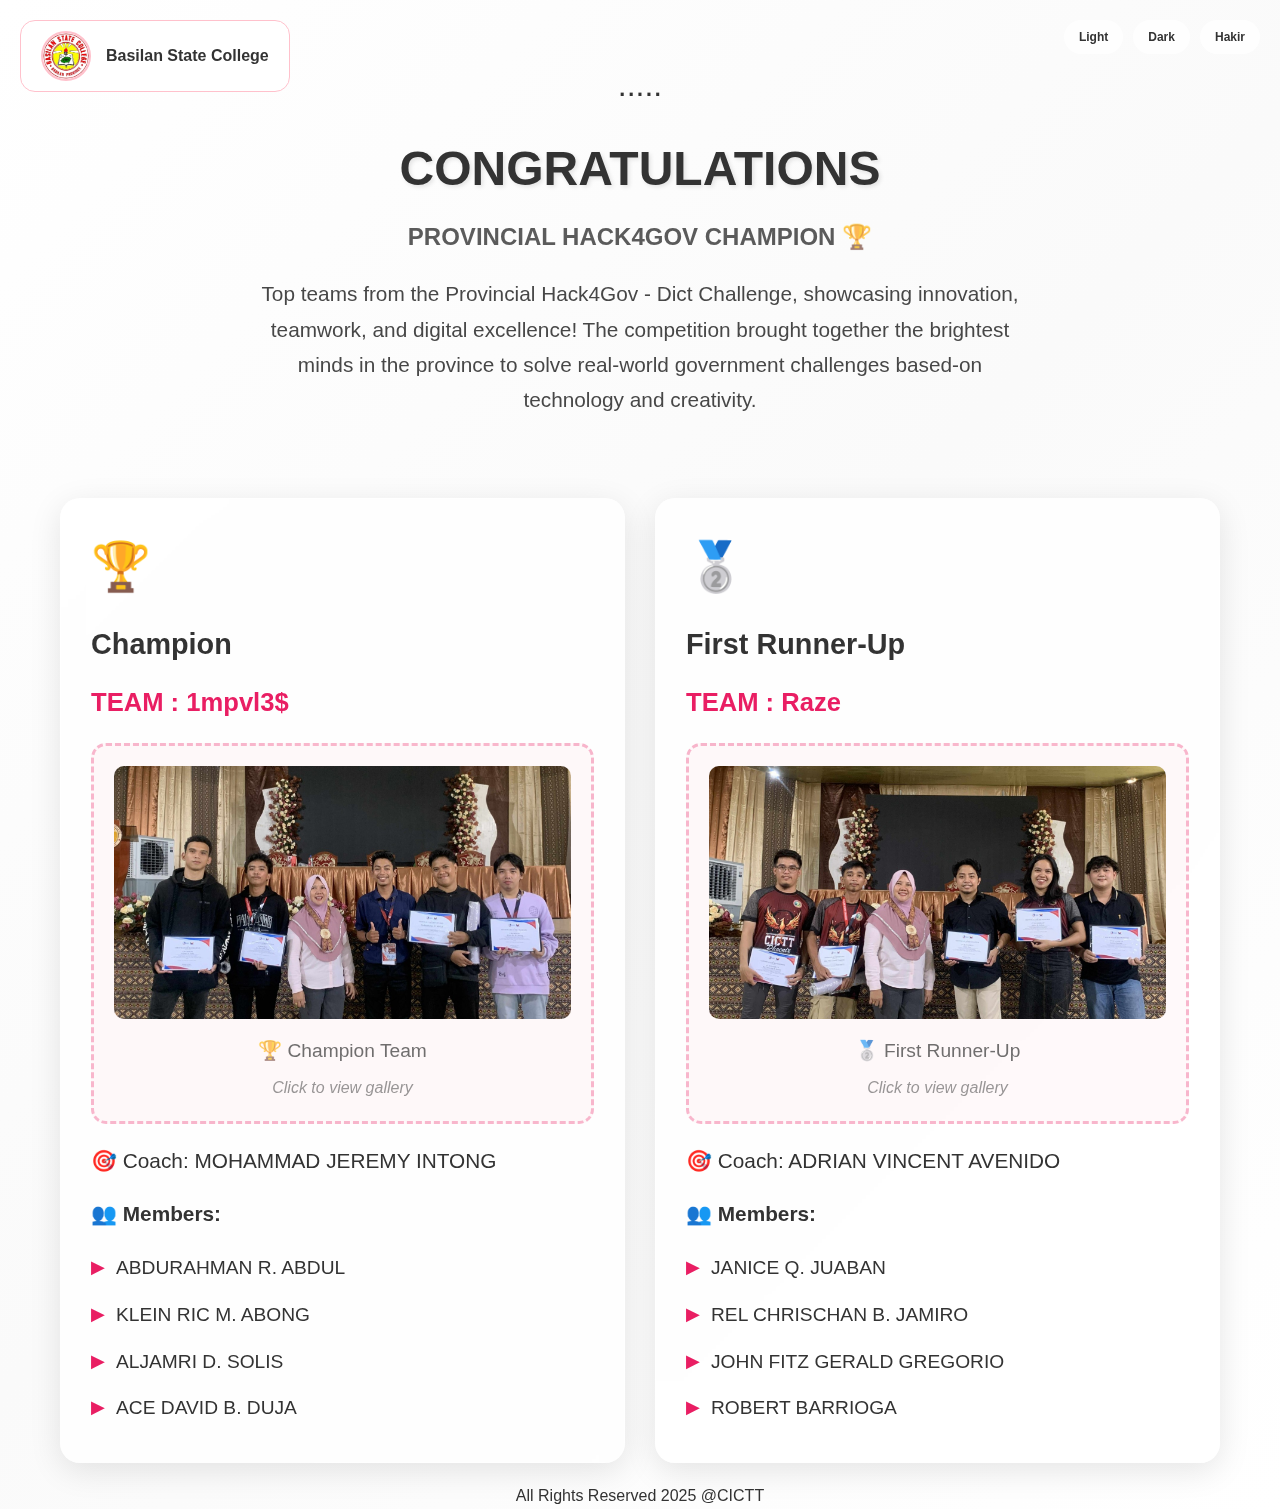
<file: index.html>
<!DOCTYPE html>
<html lang="en">
<head>
    <meta charset="UTF-8">
    <meta name="viewport" content="width=device-width, initial-scale=1.0">
    <title>Basilan Champs</title>
    <link rel="icon" href="Basilan_State_College-removebg-preview.png" type="image/png">
    <link rel="stylesheet" href="design/design.css">
    <script src="design/design.js"></script>
</head>
<body class="light">
    <div class="hack-overlay" id="hackOverlay">
        <div class="hack-text">Initializing hacking sequence...</div>
        <div class="hack-text">> Establishing secure connection...</div>
        <div class="hack-text">> Bypassing security protocols...</div>
        <div class="hack-code" id="hackCode"></div>
        <div class="hack-progress">
            <div class="hack-progress-bar" id="hackProgress"></div>
        </div>
        <div class="hack-text" id="hackComplete">> Access granted. Welcome to hacking mode.</div>
    </div>
    
    <div class="particles" id="particles"></div>
    
    <div class="logo">
        <div class="logo-img"><img src="Basilan_State_College-removebg-preview.png" alt="Basilan State College Logo"></div>
        <div class="logo-text">Basilan State College</div>
    </div>

    <div class="theme-toggle">
        <button class="theme-btn" onclick="setTheme('light')">Light</button>
        <button class="theme-btn" onclick="setTheme('dark')">Dark</button>
        <button class="theme-btn" onclick="enterHackingMode()">Hakir</button>
    </div>

    <div class="container">
        <div id="main-page">
            <header class="header">
                <div class="celebration">.....</div>
                <h1 class="title">CONGRATULATIONS</h1>
                <h2 class="subtitle">PROVINCIAL HACK4GOV CHAMPION 🏆</h2>
                <p class="description">
                    Top teams from the Provincial Hack4Gov - Dict Challenge, showcasing innovation, teamwork, and digital excellence! 
                    The competition brought together the brightest minds in the province to solve real-world government challenges based-on 
                    technology and creativity.
                </p>
            </header>

            <div class="teams-section">
                <div class="team-card" onclick="showTeamPage('team1')">
                    <span class="trophy">🏆</span>
                    <div class="team-title">Champion</div>
                    <div class="team-name">TEAM : 1mpvl3$</div>
                    
                    <div class="team-photo">
                        <img src="1mpulse.jpg" alt="Team 1mpvl3$">
                        <div class="photo-text">🏆 Champion Team</div>
                        <div class="photo-subtitle">Click to view gallery</div>
                    </div>
                    
                    <div class="coach">🎯 Coach: MOHAMMAD JEREMY INTONG</div>
                    <div class="members">
                        <h4>👥 Members:</h4>
                        <ul class="member-list">
                            <li>ABDURAHMAN R. ABDUL</li>
                            <li>KLEIN RIC M. ABONG</li>
                            <li>ALJAMRI D. SOLIS</li>
                            <li>ACE DAVID B. DUJA</li>
                        </ul>
                    </div>
                </div>

                <div class="team-card" onclick="showTeamPage('team2')">
                    <span class="trophy">🥈</span>
                    <div class="team-title">First Runner-Up</div>
                    <div class="team-name">TEAM : Raze</div>
                    
                    <div class="team-photo">
                        <img src="raze.jpg" alt="Team Raze">
                        <div class="photo-text">🥈 First Runner-Up</div>
                        <div class="photo-subtitle">Click to view gallery</div>
                    </div>
                    
                    <div class="coach" >🎯 Coach: ADRIAN VINCENT AVENIDO</div>
                    <div class="members">
                        <h4>👥 Members:</h4>
                        <ul class="member-list" style="text-transform: uppercase;">
                            <li>Janice Q. Juaban</li>
                            <li>Rel Chrischan B. Jamiro</li>
                            <li>John Fitz Gerald Gregorio</li>
                            <li>Robert Barrioga</li>
                        </ul>
                    </div>
                </div>
            </div>
        </div>

        <div id="team1-page" class="team-page">
            <button class="back-btn" onclick="backToMain()">← Back to Main</button>
            
            <div class="team-header">
                <span class="trophy">🏆</span>
                <h1 class="title">TEAM 1mpvl3$</h1>
                <h2 class="subtitle">PROVINCIAL HACK FOR GOV CHAMPIONS</h2>
            </div>

            <div class="team-gallery">
                <div class="gallery-item">
                    <img src="gallery/1mpvl$3/1.jpg">
                </div>
                <div class="gallery-item">
                    <img src="gallery/1mpvl$3/2.jpg" alt="Team Photo 2">
                </div>
                <div class="gallery-item">
                    <img src="gallery/1mpvl$3/3.jpg" alt="Team Photo 3">
                </div>
            </div>

            <div class="team-details">
                <div class="team-name">TEAM "1mpvl3$" - CHAMPIONS</div>
                <div class="coach">🎯 Coach: MOHAMMAD JEREMY INTONG</div>
                <div class="members">
                    <h4>👥 Members:</h4>
                    <ul class="member-list">
                        <li>ABDURAHMAN R. ABDUL</li>
                        <li>KLEIN RIC M. ABONG</li>
                        <li>ALJAMRI D. SOLIS</li>
                        <li>ACE DAVID B. DUJA</li>
                    </ul>
                </div>
                <p style="margin-top: 20px; line-height: 1.7;">
                    Team 1mpvl3$, a group of BSCS (Bachelor of Science in Computer Science) students, claimed the champion title at the *Provincial Hack4Gov - DICT-Basilan CTF*, dominating challenges in Forensic Investigation and OSINT (Open-Source Intelligence). Their ability to uncover hidden data, reconstruct digital trails, and extract critical insights from minimal clues set them apart in the competition.
                </p>
                <p style="margin-top: 15px; line-height: 1.7;">
                    Combining technical rigor with creative problem-solving, the team demonstrated how strategic collaboration and deep analytical skills can tackle real-world cybersecurity puzzles. Their victory underscores the rising talent in digital forensics and intelligence gathering—essential tools for securing modern government systems.
                </p>
            </div>
        </div>

        <div id="team2-page" class="team-page">
            <button class="back-btn" onclick="backToMain()">← Back to Main</button>
            
            <div class="team-header">
                <span class="trophy">🥈</span>
                <h1 class="title">TEAM RAZE</h1>
                <h2 class="subtitle">FIRST RUNNER-UP</h2>
            </div>

            <div class="team-gallery">
                <div class="gallery-item">
                    <img src="gallery/Raze/1.jpg" alt="Team Photo 1">
                </div>
                <div class="gallery-item">
                    <img src="gallery/Raze/2.jpg" alt="Team Photo 2">
                </div>
                <div class="gallery-item">
                    <img src="gallery/Raze/3.jpg" alt="Team Photo 3">
                </div>
            </div>

            <div class="team-details">
                <div class="team-name">TEAM RAZE - FIRST RUNNER-UP</div>
                <div class="coach" >🎯 Coach: ADRIAN VINCENT AVENIDO</div>
                <div class="members">
                    <h4>👥 Members:</h4>
                    <ul class="member-list" style="text-transform: uppercase;">
                        <li>Janice Q. Juaban</li>
                        <li>Rel Chrischan B. Jamiro</li>
                        <li>John Fitz Gerald Gregorio</li>
                        <li>Robert Barrioga</li>
                    </ul>
                </div>
                <p style="margin-top: 20px; line-height: 1.7;">
                    Team Raze, composed of BSCS (Bachelor of Science in Computer Science) students, clinched first runner-up in the Hack4Gov CTF, a high-stakes cybersecurity competition focused on government systems. Their performance showcased advanced exploit development, strategic vulnerability analysis, and flawless flag captures, earning praise for their technical precision and teamwork under pressure.
                </p>
                <p style="margin-top: 15px; line-height: 1.7;">
                    The team's dominance in foresics investigation and osint challenges highlighted their deep understanding of offensive and defensive security—proving their readiness for real-world cyber threats.
                </p>
            </div>
        </div>
    </div>
    <footer style="text-align: center;">All Rights Reserved 2025 @CICTT</footer>
</body>
</html>
</file>
<file: design/design.css>
* {
    margin: 0;
    padding: 0;
    box-sizing: border-box;
}

body {
    font-family: 'Segoe UI', Tahoma, Geneva, Verdana, sans-serif;
    line-height: 1.6;
    transition: all 0.3s ease;
    min-height: 100vh;
}

/* Light Mode (Default - Light Pink accents & White background) */
body.light {
    background: linear-gradient(135deg, #ffffff 0%, #fafafa 50%, #ffffff 100%);
    color: #333;
}

/* Dark Mode */
body.dark {
    background: linear-gradient(135deg, #1a1a1a 0%, #2d2d2d 50%, #1f1f1f 100%);
    color: #e0e0e0;
}

/* Hacking Mode */
body.hacking {
    background: linear-gradient(135deg, #0d1117 0%, #161b22 50%, #21262d 100%);
    color: #00ff00;
    font-family: 'Courier New', monospace;
}

.container {
    max-width: 1200px;
    margin: 0 auto;
    padding: 20px;
}

.logo {
    position: fixed;
    top: 20px;
    left: 20px;
    z-index: 1000;
    display:flex;
    align-items: center;
    gap: 15px;
    padding: 10px 20px;
    border-radius: 15px;
    backdrop-filter: blur(10px);
    transition: all 0.3s ease;
}

.light .logo {
    background: rgba(255, 255, 255, 0.9);
    color: #333;
    border: 1px solid #ffc1cc;
}

.dark .logo {
    background: rgba(45, 45, 45, 0.8);
    color: #e0e0e0;
}

.hacking .logo {
    background: rgba(13, 17, 23, 0.8);
    color: #00ff00;
    border: 1px solid #00ff00;
}

.logo-img {
    width: 50px;
    height: 50px;
    border-radius: 50%;
    background: white;
    display: flex;
    align-items: center;
    justify-content: center;
    overflow: hidden;
    border: 2px solid #ffc1cc;
    
}

.dark .logo-img {
    border-color: #ff4081;
}

.hacking .logo-img {
    border-color: #00ff00;
    box-shadow: 0 0 10px #00ff00;
}

.logo-img img {
    width: 100%;
    height: 100%;
    object-fit: cover;
    border-radius: 50%;
}

.logo-text {
    font-size: 16px;
    font-weight: bold;
    line-height: 1.2;
}

.theme-toggle {
    position: fixed;
    top: 20px;
    right: 20px;
    z-index: 1000;
    display: flex;
    gap: 10px;
}

.theme-btn {
    padding: 10px 15px;
    border: none;
    border-radius: 25px;
    cursor: pointer;
    font-weight: bold;
    transition: all 0.3s ease;
    font-size: 12px;
}

.light .theme-btn {
    background: rgba(255, 255, 255, 0.8);
    color: #333;
    backdrop-filter: blur(10px);
}

.dark .theme-btn {
    background: rgba(45, 45, 45, 0.8);
    color: #e0e0e0;
    backdrop-filter: blur(10px);
}

.hacking .theme-btn {
    background: rgba(13, 17, 23, 0.8);
    color: #00ff00;
    border: 1px solid #00ff00;
    backdrop-filter: blur(10px);
}

.theme-btn:hover {
    transform: translateY(-2px);
    box-shadow: 0 5px 15px rgba(0, 0, 0, 0.2);
}

.header {
    text-align: center;
    margin-bottom: 40px;
    padding: 40px 0;
}

.title {
    font-size: 3rem;
    font-weight: bold;
    margin-bottom: 10px;
    text-shadow: 2px 2px 4px rgba(0, 0, 0, 0.1);
}

.hacking .title {
    font-size: 2.5rem;
    text-shadow: 0 0 10px #00ff00;
    animation: glitch 2s infinite;
}

@keyframes glitch {
    0%, 100% { transform: translateX(0); }
    20% { transform: translateX(-2px); }
    40% { transform: translateX(2px); }
    60% { transform: translateX(-1px); }
    80% { transform: translateX(1px); }
}

.subtitle {
    font-size: 1.5rem; /* Increased from 1.2rem */
    opacity: 0.8;
    margin-bottom: 20px;
}

.celebration {
    font-size: 2rem;
    margin-bottom: 20px;
}

.description {
    font-size: 1.3rem; /* Increased from 1.1rem */
    max-width: 800px;
    margin: 0 auto;
    opacity: 0.9;
    line-height: 1.7;
    padding: 0 20px; /* Added padding for better mobile readability */
}

.teams-section {
    display: grid;
    grid-template-columns: repeat(auto-fit, minmax(400px, 1fr));
    gap: 30px;
    margin-top: 40px;
}

.team-card {
    padding: 30px;
    border-radius: 20px;
    backdrop-filter: blur(10px);
    border: 1px solid rgba(255, 255, 255, 0.2);
    transition: all 0.3s ease;
    cursor: pointer;
}

.light .team-card {
    background: rgba(255, 255, 255, 0.7);
    box-shadow: 0 8px 32px rgba(0, 0, 0, 0.1);
}

.dark .team-card {
    background: rgba(45, 45, 45, 0.7);
    box-shadow: 0 8px 32px rgba(0, 0, 0, 0.3);
}

.hacking .team-card {
    background: rgba(13, 17, 23, 0.8);
    border: 1px solid #00ff00;
    box-shadow: 0 0 20px rgba(0, 255, 0, 0.1);
}

.team-card:hover {
    transform: translateY(-10px);
    box-shadow: 0 15px 40px rgba(0, 0, 0, 0.2);
}

.hacking .team-card:hover {
    box-shadow: 0 0 30px rgba(0, 255, 0, 0.3);
}

.trophy {
    font-size: 3rem;
    margin-bottom: 15px;
    display: block;
}

.team-title {
    font-size: 1.8rem; /* Increased from 1.5rem */
    font-weight: bold;
    margin-bottom: 15px;
}

.team-name {
    font-size: 1.6rem; /* Increased from 1.3rem */
    font-weight: 600;
    margin-bottom: 15px; /* Increased from 10px */
    color: #e91e63;
}

.dark .team-name {
    color: #ff4081;
}

.hacking .team-name {
    color: #00ff00;
    text-shadow: 0 0 5px #00ff00;
}

.coach {
    font-size: 1.3rem; /* Increased from 1.1rem */
    margin-bottom: 20px; /* Increased from 15px */
    font-weight: 500;
}

.members {
    margin-top: 20px; /* Increased from 15px */
}

.members h4 {
    font-size: 1.3rem; /* Increased from 1.1rem */
    margin-bottom: 15px; /* Increased from 10px */
    font-weight: 600;
}
.member-list {
    list-style: none;
}

.member-list li {
    padding: 8px 0; /* Increased from 5px */
    padding-left: 25px; /* Increased from 20px */
    position: relative;
    font-size: 1.2rem; /* Added font size for members */
}

.member-list li:before {
    content: "▶";
    position: absolute;
    left: 0;
    color: #e91e63;
    font-size: 1.1rem; /* Added size for bullet */
}

.dark .member-list li:before {
    color: #ff4081;
}

.hacking .member-list li:before {
    content: "►";
    color: #00ff00;
}

.team-photo {
    margin: 20px auto;
    text-align: center;
    padding: 20px;
    border: 3px dashed rgba(0, 0, 0, 0.2);
    border-radius: 15px;
    background: rgba(255, 255, 255, 0.1);
    transition: all 0.3s ease;
    overflow: hidden;
    height: auto;
    display: block;
    max-width: 800px;
    width: 100%;
    flex-direction: column;
    justify-content: center;
    align-items: center;
}

.light .team-photo {
    border-color: rgba(233, 30, 99, 0.3);
    background: rgba(255, 192, 203, 0.1);
}

.dark .team-photo {
    border-color: rgba(255, 64, 129, 0.3);
    background: rgba(45, 45, 45, 0.1);
}

.hacking .team-photo {
    border-color: #00ff00;
    background: rgba(0, 255, 0, 0.05);
}

.team-photo:hover {
    transform: scale(1.02);
    box-shadow: 0 5px 20px rgba(0, 0, 0, 0.1);
}

.hacking .team-photo:hover {
    box-shadow: 0 0 20px rgba(0, 255, 0, 0.2);
}

.team-photo img {
    max-width: 100%;
    max-height: 400px;
    height: auto;
    object-fit: contain;
    border-radius: 10px;
    margin-bottom: 10px;
    transition: transform 0.3s ease;
}

.team-photo:hover img {
    transform: scale(1.05);
}

.photo-text {
    font-size: 1.2rem; /* Increased from 1rem */
    opacity: 0.7;
    margin-bottom: 8px; /* Increased from 5px */
}

.photo-subtitle {
    font-size: 1rem; /* Increased from 0.9rem */
    opacity: 0.5;
    font-style: italic;
}

/* Team Page Styles */
.team-page {
    display: none;
    padding: 40px 0;
}

.team-page.active {
    display: block;
}

.back-btn {
    padding: 12px 24px; /* Increased padding */
    border: none;
    border-radius: 25px;
    cursor: pointer;
    font-weight: bold;
    margin-bottom: 30px;
    transition: all 0.3s ease;
    display: flex;
    align-items: center;
    gap: 8px;
    font-size: 1.1rem; /* Increased font size */
    position: fixed; /* Made fixed for mobile */
    bottom: 20px; /* Positioned at bottom */
    right: 20px; /* Positioned at right */
    z-index: 100; /* Ensure it's above other content */
}

.light .back-btn {
    background: rgba(255, 255, 255, 0.9); /* More opaque */
    color: #333;
    backdrop-filter: blur(10px);
    box-shadow: 0 2px 10px rgba(0,0,0,0.1); /* Added shadow */
}

.dark .back-btn {
    background: rgba(45, 45, 45, 0.9); /* More opaque */
    color: #e0e0e0;
    backdrop-filter: blur(10px);
    box-shadow: 0 2px 10px rgba(0,0,0,0.3); /* Added shadow */
}

.hacking .back-btn {
    background: rgba(13, 17, 23, 0.9); /* More opaque */
    color: #00ff00;
    border: 1px solid #00ff00;
    backdrop-filter: blur(10px);
    box-shadow: 0 0 10px rgba(0,255,0,0.3); /* Added shadow */
}

.back-btn:hover {
    transform: translateY(-2px);
    box-shadow: 0 5px 15px rgba(0, 0, 0, 0.2);
}

.team-header {
    text-align: center;
    margin-bottom: 40px;
    padding-top: 40px; /* Added padding for mobile */
}

.team-gallery {
    display: grid;
    grid-template-columns: repeat(auto-fill, minmax(300px, 1fr));
    gap: 20px;
    margin-top: 30px;
}

.gallery-item {
    border-radius: 15px;
    overflow: hidden;
    transition: all 0.3s ease;
    height: 250px;
}

.gallery-item img {
    width: 100%;
    height: 100%;
    object-fit: cover;
    transition: transform 0.5s ease;
}

.gallery-item:hover {
    transform: translateY(-5px);
    box-shadow: 0 10px 25px rgba(0, 0, 0, 0.2);
}

.gallery-item:hover img {
    transform: scale(1.1);
}

.team-details {
    margin-top: 40px;
    padding: 30px;
    border-radius: 20px;
    backdrop-filter: blur(10px);
    font-size: 1.2rem; /* Increased base font size */
    line-height: 1.8; /* Increased line height */
}

.light .team-details {
    background: rgba(255, 255, 255, 0.7);
    box-shadow: 0 8px 32px rgba(0, 0, 0, 0.1);
}

.dark .team-details {
    background: rgba(45, 45, 45, 0.7);
    box-shadow: 0 8px 32px rgba(0, 0, 0, 0.3);
}

.hacking .team-details {
    background: rgba(13, 17, 23, 0.8);
    border: 1px solid #00ff00;
    box-shadow: 0 0 20px rgba(0, 255, 0, 0.1);
}

@media (max-width: 768px) {
    .title {
        font-size: 2.2rem; /* Slightly larger than before */
        margin-top: 20px;
    }
    
    .subtitle {
        font-size: 1.3rem; /* Adjusted for mobile */
    }
    
    .description {
        font-size: 1.1rem; /* Slightly smaller for mobile */
        padding: 0 10px;
    }
    
    .teams-section {
        grid-template-columns: 1fr;
        gap: 20px;
    }
    
    .theme-toggle {
        position: relative;
        top: 0;
        right: 0;
        justify-content: center;
        margin-bottom: 20px;
        flex-wrap: wrap;
    }

    .logo {
        position: relative;
        top: 0;
        left: 0;
        justify-content: center;
        margin-bottom: 20px;
        width: 100%;
        text-align: center;
    }

    .logo-text {
        font-size: 14px;
    }

    .logo-img {
        width: 40px;
        height: 40px;
        font-size: 20px;
    }

    .team-photo {
        height: auto;
        padding: 15px;
    }

    .team-photo img {
        max-height: 250px;
    }

    .gallery-item {
        height: 180px;
    }
    
    /* Mobile-specific back button styling */
    .back-btn {
        padding: 15px 25px;
        font-size: 1rem;
        bottom: 15px;
        right: 15px;
        margin-bottom: 0;
    }
    
    /* Larger text for team info on mobile */
    .team-name {
        font-size: 1.4rem;
    }
    
    .coach {
        font-size: 1.2rem;
    }
    
    .members h4 {
        font-size: 1.2rem;
    }
    
    .member-list li {
        font-size: 1.1rem;
    }
    
    .team-details {
        font-size: 1.1rem;
        padding: 20px;
    }
}

@media (max-width: 480px) {
    .title {
        font-size: 1.8rem;
    }
    
    .team-title {
        font-size: 1.5rem;
    }
    
    .back-btn {
        padding: 12px 20px;
        font-size: 0.9rem;
    }
}

/* Floating particles animation */
.particles {
    position: fixed;
    top: 0;
    left: 0;
    width: 100%;
    height: 100%;
    pointer-events: none;
    z-index: -1;
}

.particle {
    position: absolute;
    width: 4px;
    height: 4px;
    background: rgba(233, 30, 99, 0.3);
    border-radius: 50%;
    animation: float 6s infinite linear;
}

.dark .particle {
    background: rgba(255, 64, 129, 0.3);
}

.hacking .particle {
    background: #00ff004d;
    animation: hack-float 4s infinite linear;
}

@keyframes float {
    0% {
        transform: translateY(100vh) rotate(0deg);
        opacity: 0;
    }
    10% {
        opacity: 1;
    }
    90% {
        opacity: 1;
    }
    100% {
        transform: translateY(-100vh) rotate(360deg);
        opacity: 0;
    }
}

@keyframes hack-float {
    0% {
        transform: translateY(100vh) rotate(0deg);
        opacity: 0;
    }
    10% {
        opacity: 1;
    }
    90% {
        opacity: 1;
    }
    100% {
        transform: translateY(-100vh) rotate(180deg);
        opacity: 0;
    }
}

/* Hacking Mode Entry Animation */
.hack-overlay {
    position: fixed;
    top: 0;
    left: 0;
    width: 100%;
    height: 100%;
    background-color: #000;
    z-index: 9999;
    display: flex;
    flex-direction: column;
    justify-content: center;
    align-items: center;
    color: #00ff00;
    font-family: 'Courier New', monospace;
    pointer-events: none;
    opacity: 0;
    transition: opacity 0.5s ease;
}

.hack-overlay.active {
    opacity: 1;
}

.hack-text {
    font-size: 1.2rem;
    margin-bottom: 20px;
    text-align: center;
    max-width: 80%;
    line-height: 1.6;
}

.hack-progress {
    width: 300px;
    height: 20px;
    border: 1px solid #00ff00;
    margin-top: 20px;
    position: relative;
}

.hack-progress-bar {
    position: absolute;
    top: 0;
    left: 0;
    height: 100%;
    width: 0;
    background-color: #00ff00;
    transition: width 0.1s linear;
}

.hack-code {
    color: #00ff00;
    font-family: 'Courier New', monospace;
    white-space: pre;
    overflow: hidden;
    border: 1px solid #00ff00;
    padding: 10px;
    width: 80%;
    max-width: 800px;
    height: 200px;
    margin-top: 20px;
    background-color: rgba(0, 0, 0, 0.5);
}

/* Improved readability for hacking mode */
.hacking .team-card,
.hacking .team-details,
.hacking .team-photo {
    color: #00ff00;
}

.hacking .team-title,
.hacking .coach,
.hacking .members h4 {
    color: #00ff00;
}

.hacking .description,
.hacking .photo-text,
.hacking .photo-subtitle {
    color: #00ff00;
    opacity: 0.9;
}
</file>
